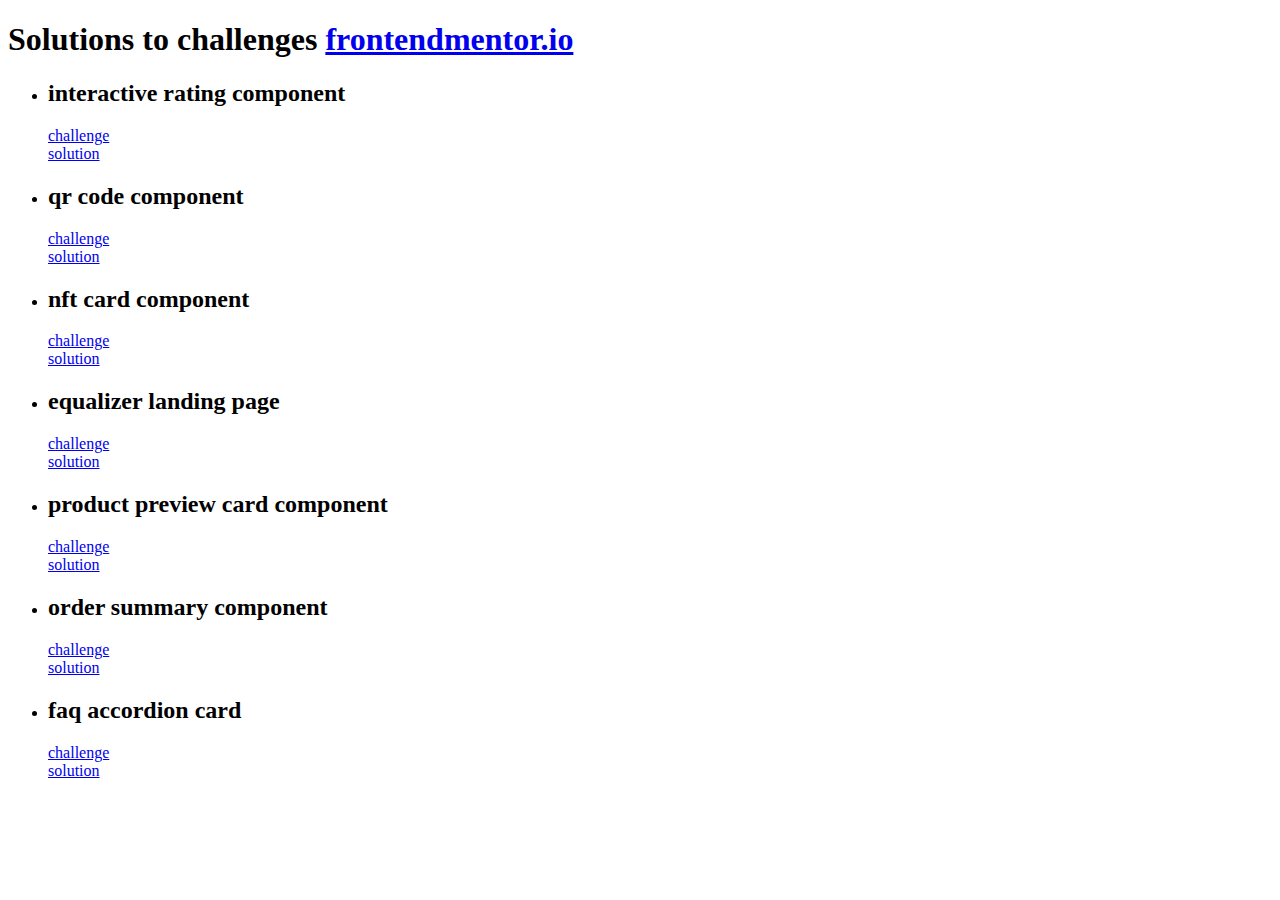
<file: index.html>
<!DOCTYPE html>
<html lang="en">
<head>
    <meta charset="UTF-8">
    <meta http-equiv="X-UA-Compatible" content="IE=edge">
    <meta name="viewport" content="width=device-width, initial-scale=1.0">
    <title>Solutions</title>
</head>
<body>
    <h1>Solutions to challenges <a href="https://frontendmentor.io">frontendmentor.io</a></h1>
    <ul>
        <li>
            <h2>interactive rating component</h2>
            <a href="https://www.frontendmentor.io/challenges/interactive-rating-component-koxpeBUmI">challenge</a>
            <br>
            <a href="./interactive_rating_component/index.html">solution</a>
        </li>
        <li>
            <h2>qr code component</h2>
            <a href="frontendmentor.io/challenges/qr-code-component-iux_sIO_H">challenge</a>
            <br>
            <a href="./qr_code_component/index.html">solution</a>
        </li>
        <li>
            <h2>nft card component</h2>
            <a href="frontendmentor.io/challenges/nft-preview-card-component-SbdUL_w0U">challenge</a>
            <br>
            <a href="./nft_preview_card_component/index.html">solution</a>
        </li>
        <li>
            <h2>equalizer landing page</h2>
            <a href="https://www.frontendmentor.io/challenges/equalizer-landing-page-7VJ4gp3DE">challenge</a>
            <br>
            <a href="./equalizer_landing_page/index.html">solution</a>
        </li>
        <li>
            <h2>product preview card component</h2>
            <a href="https://www.frontendmentor.io/challenges/product-preview-card-component-GO7UmttRfa">challenge</a>
            <br>
            <a href="./product_preview_card_component/index.html">solution</a>
        </li>
        <li>
            <h2>order summary component</h2>
            <a href="https://www.frontendmentor.io/challenges/order-summary-component-QlPmajDUj">challenge</a>
            <br>
            <a href="./order-summary-component-main/index.html">solution</a>
        </li>
        <li>
            <h2>faq accordion card</h2>
            <a href="https://www.frontendmentor.io/challenges/faq-accordion-card-XlyjD0Oam">challenge</a>
            <br>
            <a href="./faq-accordion-card-main/index.html">solution</a>
        </li>
    </ul>
</body>
</html>
</file>
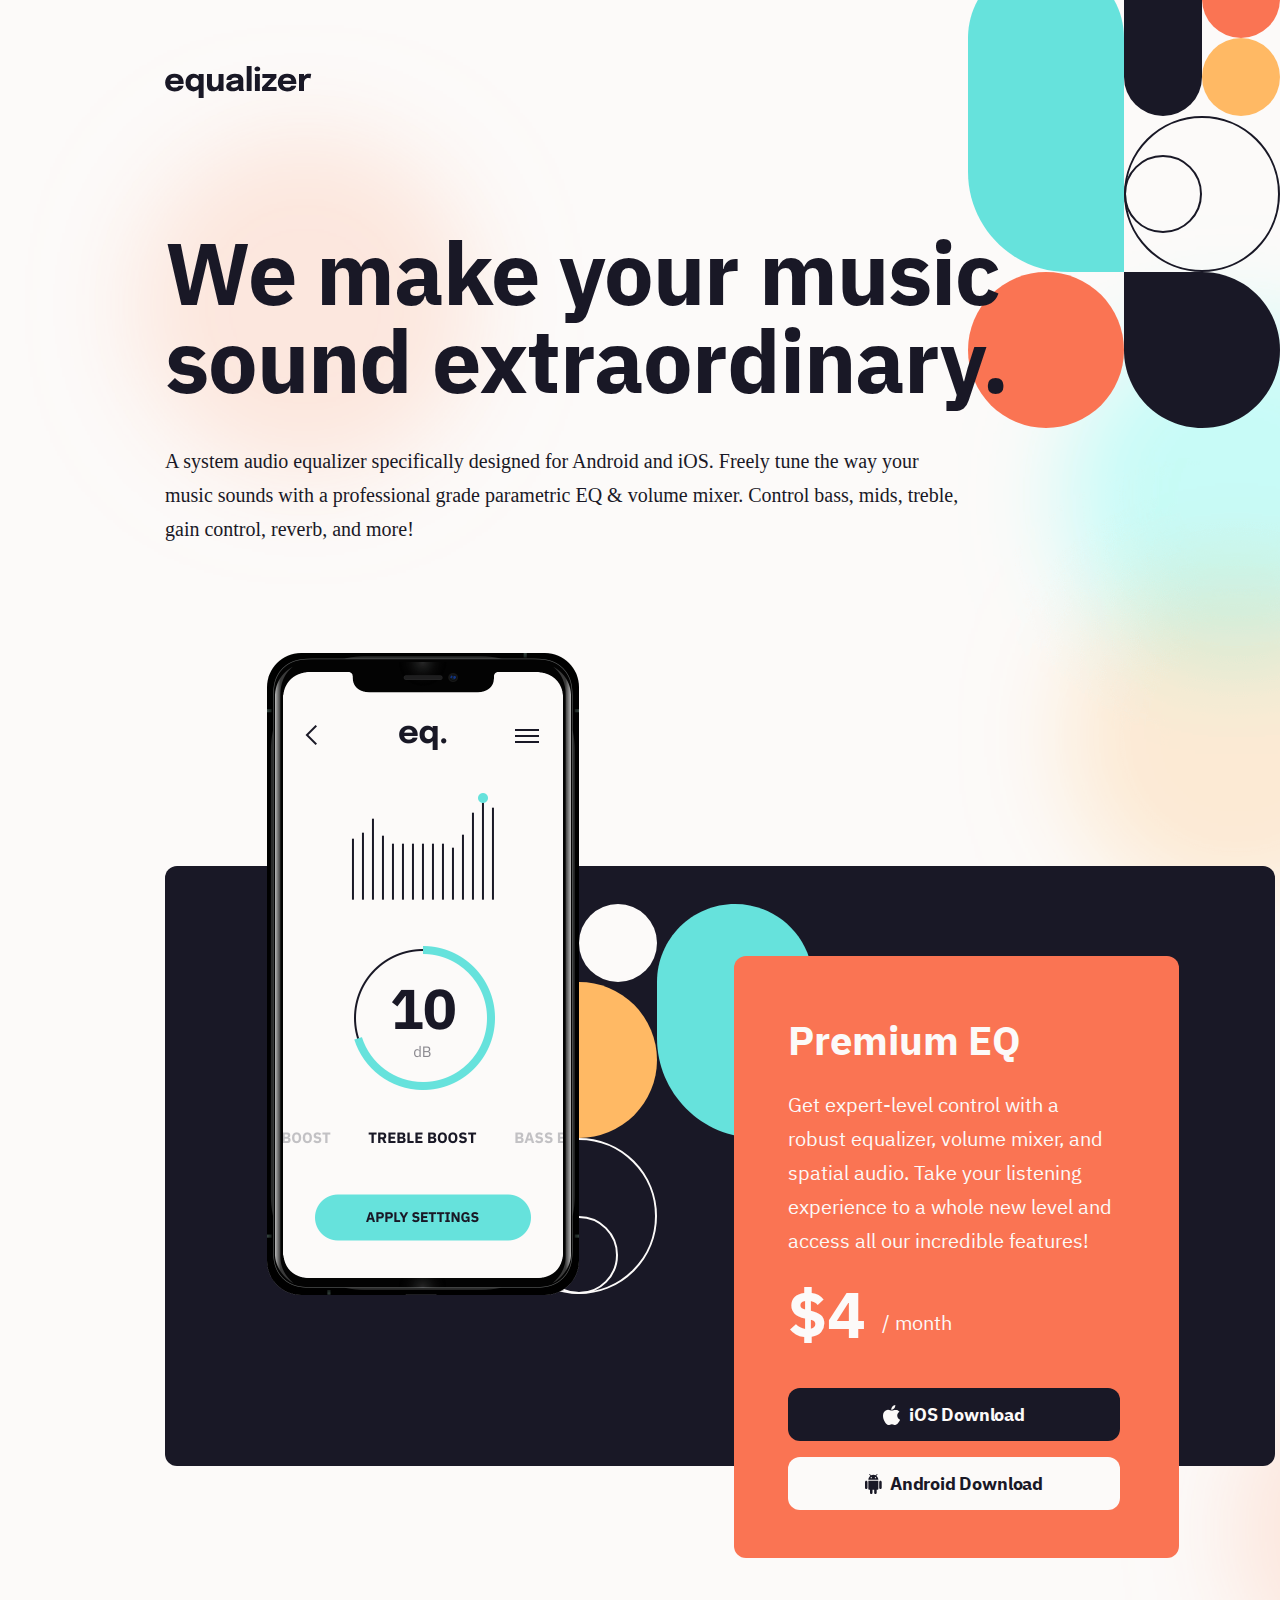
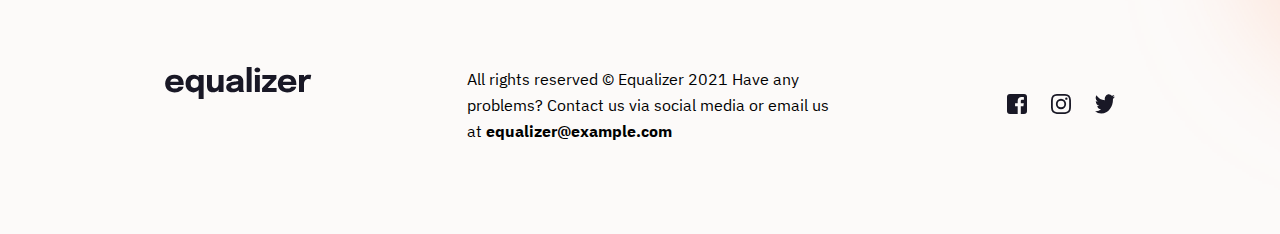
<file: equalizer_landing_page/index.html>
<!DOCTYPE html>
<html lang="en">
<head>
  <meta charset="UTF-8">
  <meta name="viewport" content="width=device-width, initial-scale=1.0">
  <link rel="icon" type="image/png" sizes="32x32" href="./assets/favicon-32x32.png">
  <link rel="stylesheet" href="reset.css">
  <link rel="stylesheet" href="styles.css">
  <title>Equalizer</title>
</head>
<body>

  <header class="header"><img src="./assets/logo.svg" alt="logo" class="logo"><img src="./assets/bg-pattern-1.svg" alt="pattern background" class="pattern-1"></header>

  <main class="main">
    <section class="info-section">
      <h1 class="title">We make your music sound extraordinary.</h1>
      <p class="further-details">
        A system audio equalizer specifically designed for Android and iOS. Freely tune the
        way your music sounds with a professional grade parametric EQ & volume mixer. Control
        bass, mids, treble, gain control, reverb, and more!
      </p>
    </section>
    <section class="download-section">
      <img src="./assets/illustration-app.png" alt="phone illustration" class="phone-illustration">
      <img src="./assets/bg-pattern-2.svg" alt="pattern 2" class="pattern-2">
      <div class="download-card">
        <h3 class="card-title">Premium EQ</h3>
        <p class="card-details">
          Get expert-level control with a robust equalizer, volume mixer, and spatial audio. Take
          your listening experience to a whole new level and access all our incredible features!
        </p>
        <p class="card-details price-details"><span class="card-price">$4</span> / month</p>
        <div class="download-buttons">
          <button class="card-button ios-button"><img src="./assets/icon-apple.svg" alt="apple"> <span class="button-text">iOS Download</span></button>
          <button class="card-button android-button"><img src="./assets/icon-android.svg" alt="android"> <span class="button-text">Android Download</span></button>
        </div>
      </div>
    </section>
  </main>

  <footer class="footer">
    <img src="./assets/logo.svg" alt="equalizer logo" class="logo">
    <p class="footer-details">
      All rights reserved © Equalizer 2021
      Have any problems? Contact us via social media or email us at <strong class="strong-email">equalizer@example.com</strong>
    </p>
    <div class="socials">
      <a href="https://4chan.org/g/catalog"><img src="./assets/icon-facebook.svg" alt="facebook"></a>
      <a href="https://4chan.org/a/catalog"><img src="./assets/icon-instagram.svg" alt="instagram"></a>
      <a href="https://4chan.org/biz/catalog"><img src="./assets/icon-twitter.svg" alt="twitter"></a>
    </div>
  </footer>

</body>
</html>
</file>
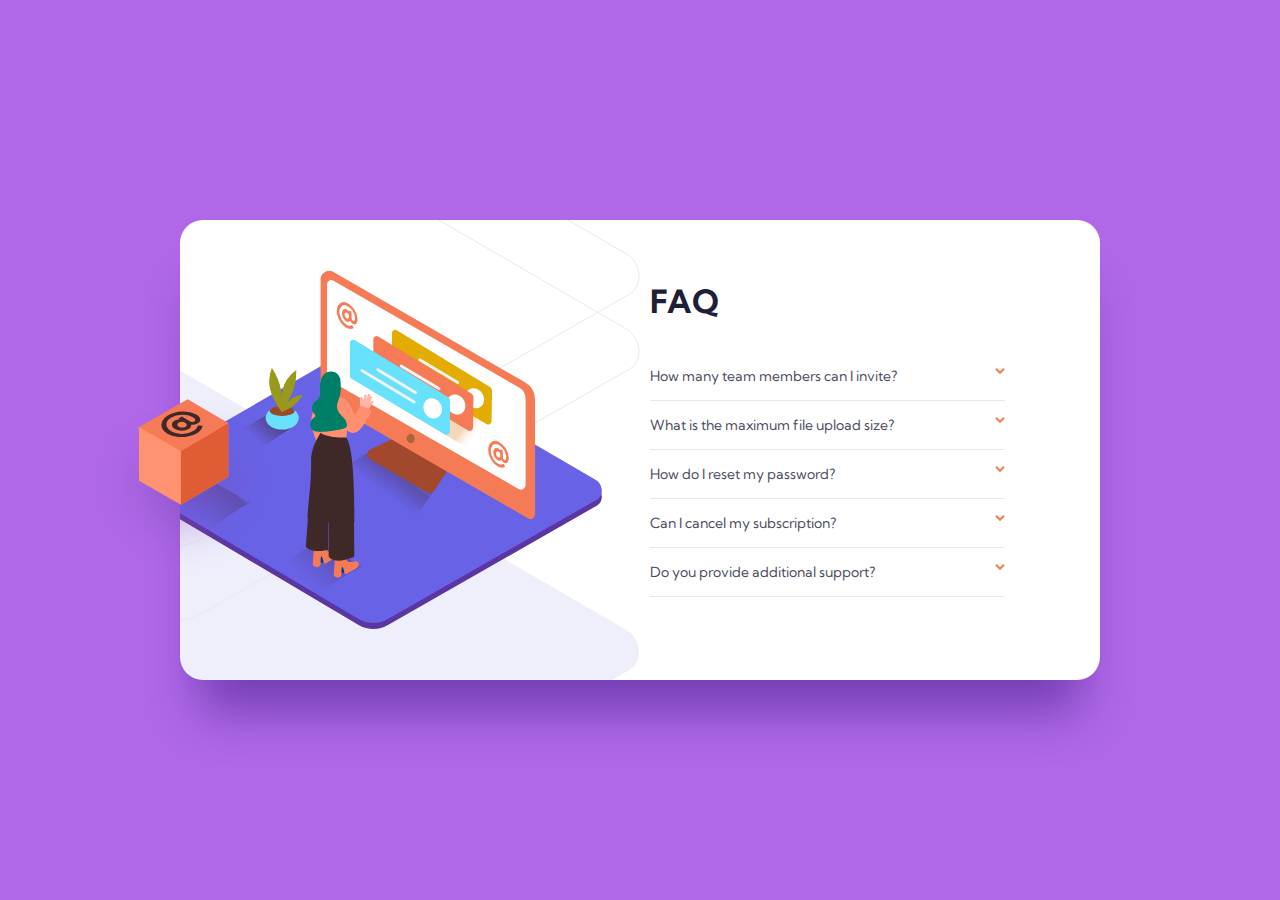
<file: faq-accordion-card-main/index.html>
<!DOCTYPE html>
<html lang="en">

<head>
  <meta charset="UTF-8">
  <meta name="viewport" content="width=device-width, initial-scale=1.0">
  <!-- displays site properly based on user's device -->

  <link rel="icon" type="image/png" sizes="32x32" href="./images/favicon-32x32.png">
  <link rel="stylesheet" href="reset.css">
  <link rel="stylesheet" href="styles.css">
  <link rel="stylesheet" href="expandible.css">
  <script src="./main.js" defer type="module"></script>
  <title>FAQ</title>
</head>

<body>
  <main>
    <div class="card">
      <img src="./images/illustration-box-desktop.svg" class="box-illustration" alt="box illustration">
      <div class="logos">
        <picture class="illustration">
          <source media="(max-width: 500px)" srcset="./images/illustration-woman-online-mobile.svg">
          <source media="(min-width: 501px)" srcset="./images/illustration-woman-online-desktop.svg">
          <img src="./images/illustration-woman-online-mobile.svg" alt="illustration">
        </picture>
      </div>
      <div class="content">
        <h1 class="faq">FAQ</h1>
        <div class="questions"></div>
      </div>
    </div>
  </main>
</body>

</html>
</file>
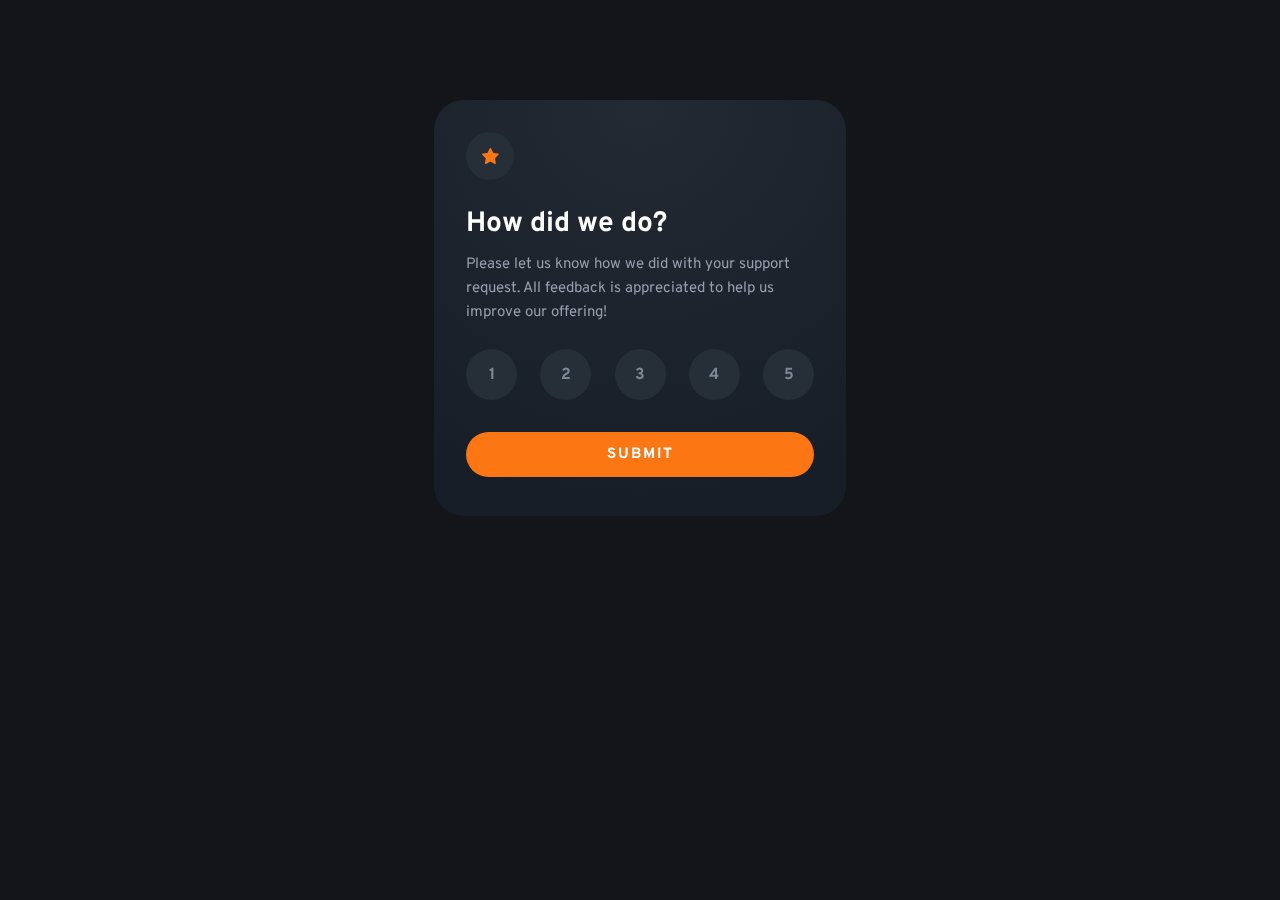
<file: interactive_rating_component/index.html>
<!DOCTYPE html>
<html lang="en">

<head>
  <!-- 
    no-internet.png : <a href="https://www.flaticon.com/free-icons/no-internet" title="no-internet icons">No-internet icons created by Freepik - Flaticon</a>
   -->
  <meta charset="UTF-8">
  <meta name="viewport" content="width=device-width, initial-scale=1.0">
  <link rel="icon" type="image/png" sizes="32x32" href="./images/favicon-32x32.png">
  <link rel="stylesheet" href="reset.css">
  <link rel="stylesheet" href="styles.css">
  <script src="main.js" defer></script>
  <title>Feedback</title>
</head> 

<body>
    <main class="stuff">
      <div class="card">
        <div class="card-guts">
          <div class="card-front">
            <form action="https://httpbin.org/post" class="rating-form">
              <div class="icon-wrapper"><img src="./images/icon-star.svg" alt="start icon"></div>
              <h2 class="card-title">How did we do?</h2>
              <p class="message">Please let us know how we did with your support request. All feedback is appreciated to help us improve
                our offering!</p>
              <fieldset class="ratings">
                <input type="radio" name="rating" aria-label="1" id="rating-1" required>
                <input type="radio" name="rating" aria-label="2" id="rating-2">
                <input type="radio" name="rating" aria-label="3" id="rating-3">
                <input type="radio" name="rating" aria-label="4" id="rating-4">
                <input type="radio" name="rating" aria-label="5" id="rating-5">
              </fieldset>
              <button class="submit-button card-button">Submit</button>
            </form>
          </div>
          <div class="card-back">
          </div>
        </div>
      </div>
    </main>
</body>

</html>
</file>
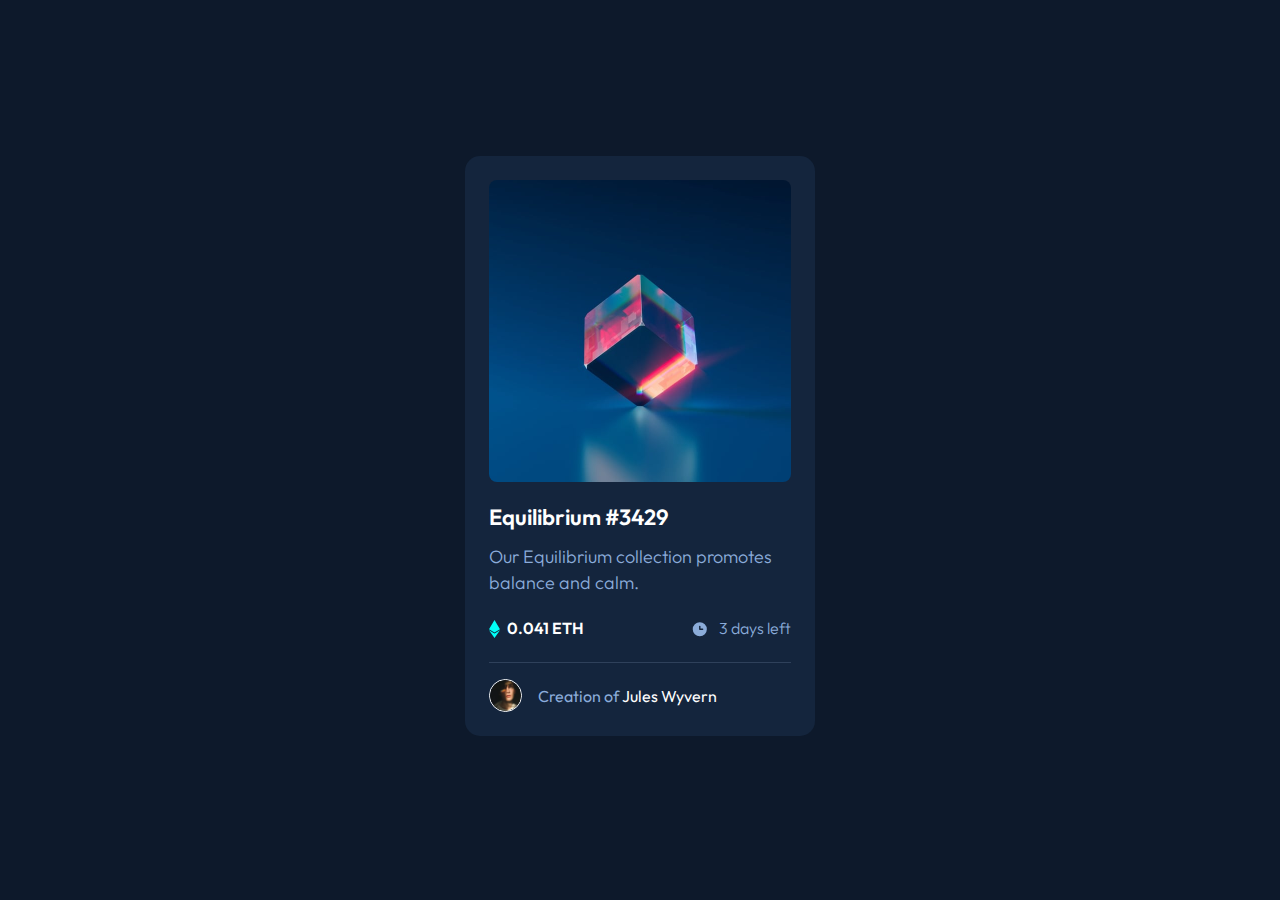
<file: nft_preview_card_component/index.html>
<!DOCTYPE html>
<html lang="en">

<head>
  <meta charset="UTF-8">
  <meta name="viewport" content="width=device-width, initial-scale=1.0">
  <link rel="icon" type="image/png" sizes="32x32" href="./images/favicon-32x32.png">
  <link rel="stylesheet" href="reset.css">
  <link rel="stylesheet" href="styles.css">
  <script src="main.js" defer></script>
  <title>NFTentor</title>
</head>

<body>
  <main>
    <div class="nft-card">
      <div class="image-section"><img src="./images/image-equilibrium.jpg" alt="nft image" class="nft-image"><span class="eye-of-god"><img src="./images/icon-view.svg" alt="eye of god"></span></div>
      <h2 class="card-title"><a href="https://4chan.org/g">Equilibrium #3429</a></h2>
      <p class="description">Our Equilibrium collection promotes balance and calm.</p>
      <div class="info">
        <div class="price-info sub-info">
          <img src="./images/icon-ethereum.svg" alt="eth" class="eth-logo">
          <p class="price">0.041 ETH</p>
        </div>
        <div class="time-left-info sub-info ">
          <img src="./images/icon-clock.svg" alt="time left" class="time-icon">
          <p class="time-left">3 days left</p>
        </div>
      </div>
      <span class="break"></span>
      <div class="creator-info">
        <img src="./images/image-avatar.png" alt="profile pic" class="profile-pic">
        <p class="creator">Creation of <a href="https://4chan.org/g" class="creator-name">Jules Wyvern</a></p>
      </div>
    </div>
  </main>
  <section>
    <div class="full-image hidden">
      <button class="close"></button>
      <img src="./images/image-equilibrium.jpg" alt="image">
    </div>
  </section>
</body>

</html>
</file>
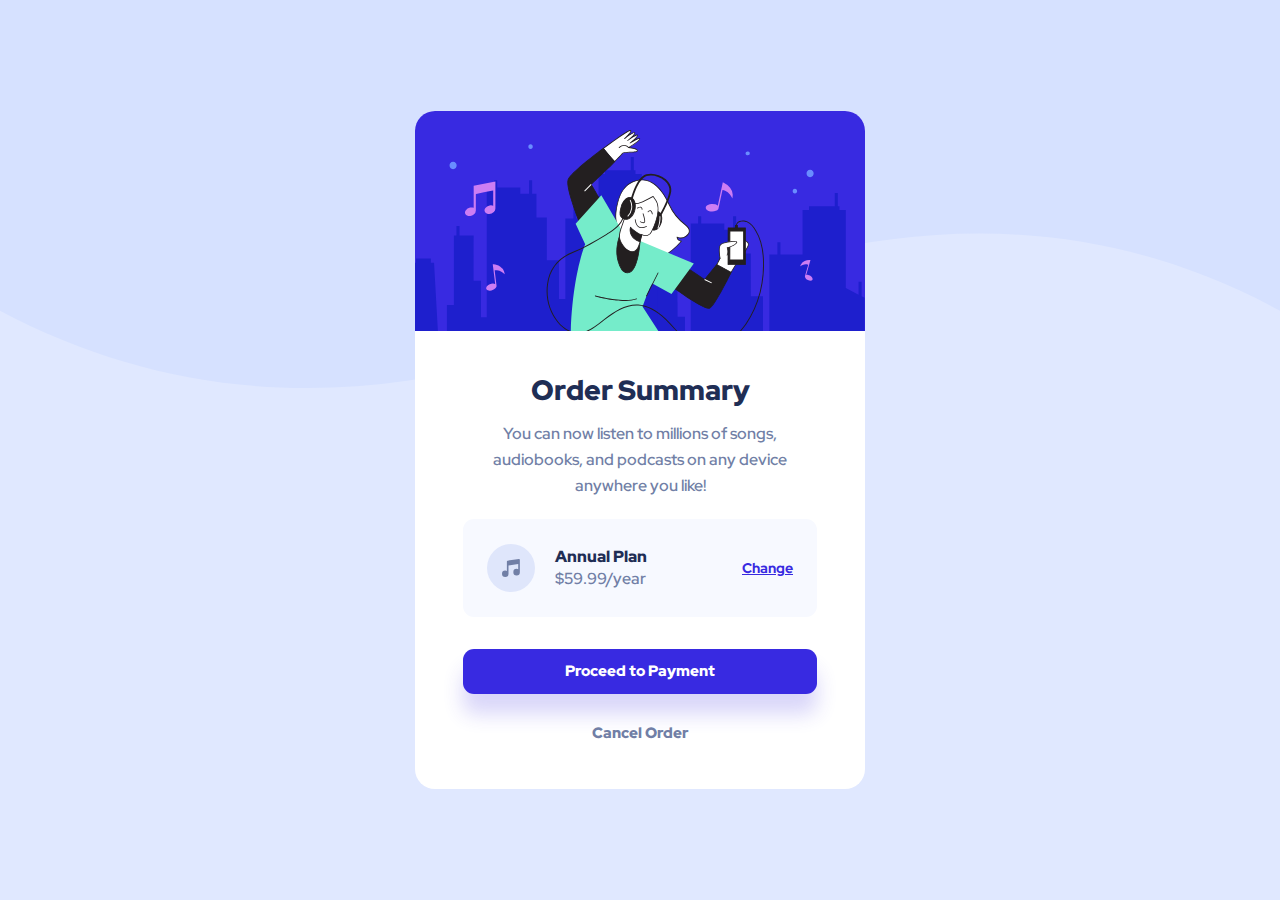
<file: order-summary-component-main/index.html>
<!DOCTYPE html>
<html lang="en">
<head>
  <meta charset="UTF-8">
  <meta name="viewport" content="width=device-width, initial-scale=1.0">
  <link rel="icon" type="image/png" sizes="32x32" href="./images/favicon-32x32.png">
  <link rel="stylesheet" href="reset.css">
  <link rel="stylesheet" href="styles.css">
  <title>Order summary</title>
</head>
<body>

  <div class="card">
    <img src="./images/illustration-hero.svg" alt="hero" class="hero-image">
    <div class="card-content">
      <h1 class="summary">Order Summary</h1>
      <p class="description">
        You can now listen to millions of songs, audiobooks, and podcasts on any
        device anywhere you like!
      </p>
      <div class="plan">
        <div class="left">
          <img src="./images/icon-music.svg" alt="music icon">
          <div class="price-point">
            <p class="title">Annual Plan</p>
            <p class="price">$59.99/year</p>
          </div>
        </div>
        <a href="https://4chan.org/g/" class="link">Change</a>
      </div>
      <a href="https://google.com" class="proceed">Proceed to Payment</a>
      <a href="https://old.reddit.com" class="cancel">Cancel Order</a>
    </div>
  </div>
</body>
</html>
</file>
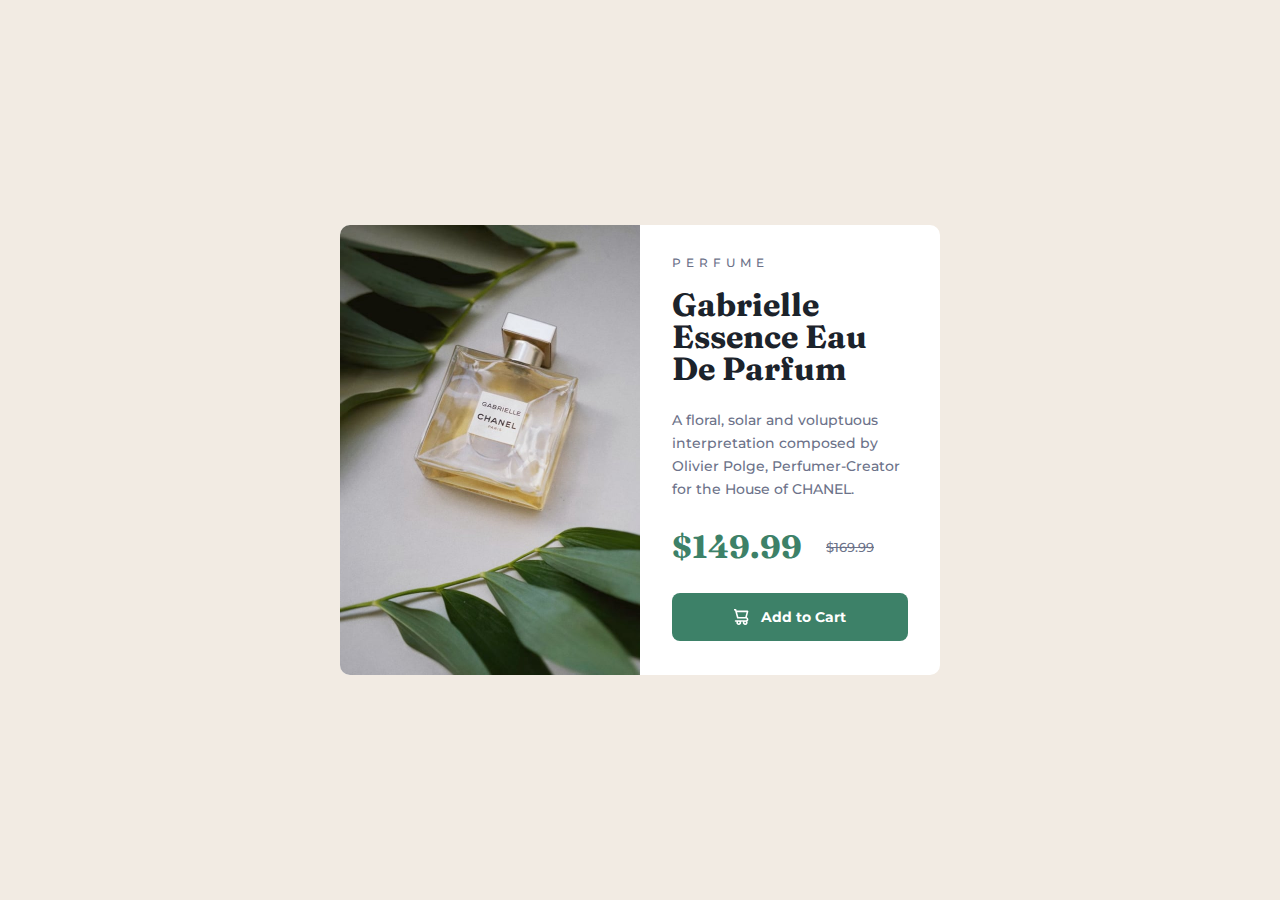
<file: product_preview_card_component/index.html>
<!DOCTYPE html>
<html lang="en">
<head>
  <meta charset="UTF-8">
  <meta name="viewport" content="width=device-width, initial-scale=1.0">
  <link rel="icon" type="image/png" sizes="32x32" href="./images/favicon-32x32.png">
  <link rel="stylesheet" href="reset.css">
  <link rel="stylesheet" href="styles.css">
  <title>Gabrielle | Dropout</title>
</head>
<body>

  <div class="card">
    <img srcset="./images/image-product-desktop.jpg 600w,
    ./images/image-product-mobile.jpg 686w"
    sizes="(max-width: 600px) 686px, 600px"
    src="./images/image-product-mobile.jpg"
    alt="product image" 
    class="card-image">
    <div class="card-info">
      <p class="vapor-title">Perfume</p>
      <h1>Gabrielle Essence Eau De Parfum</h1>
      <p class="description">  A floral, solar and voluptuous interpretation composed by Olivier Polge, Perfumer-Creator for the House of CHANEL.</p>
      <div class="price">
        <p class="deal">$149.99</p>
        <p class="original">$169.99</p>
      </div>
      <button class="add-to-cart">
        <img src="./images/icon-cart.svg" alt="cart icon">
        <p>Add to Cart</p>
      </button>
    </div>
  </div>
</body>
</html>
</file>
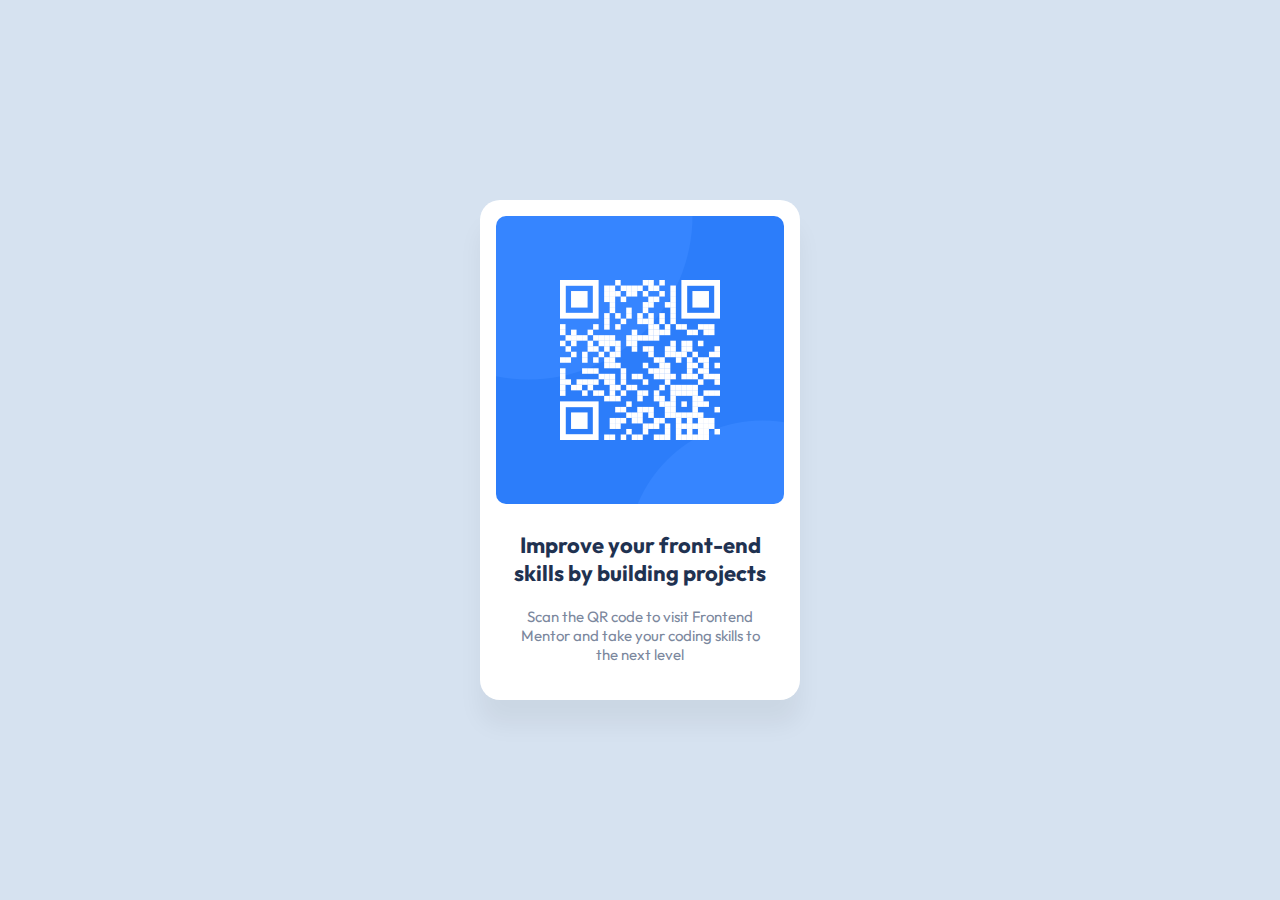
<file: qr_code_component/index.html>
<!DOCTYPE html>
<html lang="en">
<head>
  <meta charset="UTF-8">
  <meta name="viewport" content="width=device-width, initial-scale=1.0">
  <link rel="icon" type="image/png" sizes="32x32" href="./images/favicon-32x32.png">
  <link rel="stylesheet" href="reset.css">
  <link rel="stylesheet" href="styles.css">
  <title>QRC</title>
</head>
<body>
  <div class="component">
    <img src="./images/image-qr-code.png" alt="qr code">
    <h1 class="header">Improve your front-end skills by building projects</h1>
    <p class="description">Scan the QR code to visit Frontend Mentor and take your coding skills to the next level</p>
  </div>
</body>
</html>
</file>
<file: equalizer_landing_page/styles.css>
*,
*::before,
*::after {
    margin: 0;
    padding: 0;
    box-sizing: border-box;
}

:root {
    --white: #FCFAF9;
    --black: #191826;
    --orange: #FA7453;
    --green: #66E2DC;
    --yellow: #FFB964;
}

@font-face {
    font-family: plex;
    src: url("./assets/fonts/IBMPlexSans-Regular.ttf");
}

@font-face {
    font-family: plex-bold;
    src: url("./assets/fonts/IBMPlexSans-Bold.ttf");
}

body {
    background-color: var(--white);
    position: relative;
    background-image: url("./assets/bg-main-desktop.png");
    /* background-position: -150px -150px; */
    background-repeat: no-repeat;
    background-size: cover;
    padding: 65px 165px 90px 165px;
}

.header {
    margin-bottom: 127px;
}

.header .pattern-1 {
    position: absolute;
    top: -40px;
    right: 0;
    z-index: -1;
}

.main .info-section {
    width: 1000px;
    margin-bottom: 110px;
}

.main .info-section .title {
    color: var(--black);
    font-size: 88px;
    font-family: plex-bold;
    line-height: 88px;
    letter-spacing: -1px;
    margin-bottom: 40px;
}

.main .info-section .further-details {
    color: var(--black);
    font-size: 20px;
    line-height: 34px;
    width: 80%;
    margin-bottom: 320px;
}

.download-section {
    background: var(--black);
    width: 1110px;
    height: 600px;
    border-radius: 12px;
    position: relative;
    margin-bottom: 200px;
}

.download-section .pattern-2 {
    position: absolute;
    top: -40px;
    left: 336px;
}

.download-section .download-card {
    background: var(--orange);
    border-radius: 12px;
    width: 445px;
    padding: 58px 59px 48px 54px;
    position: absolute;
    top: 90px;
    left: 569px;
    z-index: 2;
}

.download-section .download-card .card-title {
    color: var(--white);
    font-size: 40px;
    font-family: plex-bold;
    line-height: 52px;
    margin-bottom: 22px;
}

.download-section .download-card .card-details {
    color: var(--white);
    font-size: 20px;
    font-family: plex;
    line-height: 34px;
    margin-bottom: 39px;
}

.download-section .download-card .price-details {
    width: 165px;
    height: 52px;
    display: flex;
    align-items: center;
}

.download-section .download-card .card-price {
    font-size: 65px;
    font-family: plex-bold;
    margin-right: 16px;
    margin-bottom: 46px;
    align-self: flex-start;
}

.download-section .download-card .download-buttons {
    display: flex;
    flex-direction: column;
    gap: 16px;
}

.download-section .download-buttons .card-button {
    padding: 15px;
    border-radius: 12px;
    border: none;
    font-size: 18px;
    font-family: plex-bold;
    letter-spacing: -.18px;
    text-align: center;
    display: flex;
    align-items: center;
    justify-content: center;
    gap: 8px;
    transition: background-color .33s;
}

.download-buttons .card-button .button-text {
    width: max-content
}

.download-buttons .ios-button {
    background: var(--black);
    color: var(--white);
}

.download-buttons .ios-button:hover {
    background: var(--green);
}

.download-buttons .android-button {
    background: var(--white);
    color: var(--black);
}

.download-buttons .android-button:hover {
    background: var(--yellow);
}

.download-section .phone-illustration {
    width: 312px;
    position: absolute;
    bottom: 171px;
    left: 102px;
    z-index: 2;
}

.footer {
    display: flex;
    justify-content: space-between;
    align-items: center;
}

.footer .logo {
    align-self: start;
}

.footer .socials a {
    margin-left: 20px;
    transition: filter .15s;
}

.footer .socials a img {
    width: 20px;
    height: 20px;
    border-radius: 3px;
}

.footer .socials a:hover {
    filter: invert(55%) sepia(10%) saturate(3097%) hue-rotate(323deg) brightness(101%) contrast(96%);
}

.footer .footer-details {
    width: 365px;
    font-size: 16px;
    font-family: plex;
    line-height: 26px;
}

.footer .footer-details .strong-email {
    font-family: plex-bold;
}

@media screen and (max-width: 1000px) {
    body {
        padding: 60px;
        background-image: url("./assets/bg-main-tablet.png");        
    }

    .header .pattern-1 {
        width: 265px;
    }

    .main {
        display: flex;
        flex-direction: column;
        align-items: center;
    }

    .main .info-section {
        width: 520px;
        margin-bottom: 250px;
    }

    .main .info-section .title {
        font-size: 64px;
        line-height: 64px;
    }

    .main .info-section .further-details {
        font-size: 18px;
        line-height: 28px;
        margin-bottom: 0;
    }

    .main .download-section {
        position: relative;
        width: 695px;
        height: 600px;
        margin-bottom: 185px;
    }

    .main .download-section .phone-illustration {
        width: 270px;
        bottom: 182px;
        left: 64px;
    }

    .download-section .download-card {
        width: 400px;
        padding: 48px;
        top: 150px;
        left: 240px;
    }

    .download-section .download-card .card-title {
        font-size: 32px;
        line-height: 40px;
    }

    .download-section .download-card .card-details {
        font-size: 18px;
        line-height: 28px;
    }

    .download-section .pattern-2 {
        top: -50px;
        left: 230px;
    }

    .download-buttons .android-button:hover {
        background: var(--white);
        color: var(--black);
    }

    .download-buttons .android-button:active {
        background: var(--yellow);
    }

    .download-buttons .ios-button:hover {
        background: var(--black);
        color: var(--white);
    }

    .download-buttons .ios-button:active {
        background: var(--green);
    }

    .footer {
        display: flex;
        flex-direction: column;
        align-items: flex-start;
        gap: 32px;
        position: relative;
    }

    .footer .socials {
        position: absolute;
        right: 0;
        bottom: 30px;
    }
}

@media screen and (max-width: 700px) {
    body {
        background: url("./assets/bg-main-mobile.png");
        padding: 0;
        display: flex;
        flex-direction: column;
        align-items: center;
    }

    .header {
        margin: 24px;
        margin-bottom: 65px;
        align-self: flex-start;
    }
    
    .header .pattern-1 {
        display: none;
    }

    .main .info-section {
        width: fit-content;
        margin: 24px;
        margin-bottom: 165px;
    }

    .main .info-section .title {
        font-size: 40px;
        line-height: 48px;
        margin-bottom: 20px;
    }

    .main .info-section .further-details {
        font-size: 16px;
        line-height: 26px;
    }

    .main .info-section .further-details {
        width: 100%;
    }

    .main .download-section {
        width: 100%;
        display: flex;
        flex-direction: column;
        align-items: center;
        margin-bottom: 350px;
    }

    .main .download-section .phone-illustration {
        width: 200px;
        position: relative;
        top: -100px;
        left: 0;
    }

    .main .download-card {
        width: 100%;
        position: relative;
        top: -40px;
        left: 0;
        padding: 48px 37px;
    }

    .main .download-section .pattern-2 {
        top: 0;
        left: 48px;
        width: calc(.75 * 100vw);   
    }

    .footer .socials {
        position: static;
    }

    .footer .footer-details {
        width: fit-content;
        margin-bottom: 32px;
    }

    .footer {
        margin: 24px 24px 80px 24px;
    }
}
</file>
<file: faq-accordion-card-main/styles.css>
*, *::before, *::after {
    margin: 0;
    padding: 0;
    box-sizing: border-box;
}

:root {
    --body-bg: #B068E9;
    --black: #1E1F36;
    --gray: #4B4C5F;
    --medium-gray: #787887;
    --light-gray: #E8E8EA;
    --orange: #F47B56;
}

@font-face {
    font-family: kum;
    src: url("./fonts/KumbhSans-Regular.ttf");
}

@font-face {
    font-family: kum-bold;
    src: url("./fonts/KumbhSans-Bold.ttf");
}

body {
    background: var(--body-bg);
    display: grid;
    place-items: center;
    min-height: 100vh;
}

.card {
    background: white;
    width: 920px;
    display: flex;
    border-radius: 23px;
    position: relative;
    box-shadow: 0px 50px 50px -20px rgba(53, 18, 122, 0.497159);
}

.card .content {
    width: 50%;
    padding: 65px 95px 83px 10px;
}

.card .faq {
    color: var(--black);
    font-family: kum-bold;
    font-size: 32px;
    margin-bottom: 35px;
}

.card .question {
    padding: 16px 0;
    border-bottom: 1px solid var(--light-gray);
}

.card .question .expandible-sup {
    display: flex;
    justify-content: space-between;
}

.card .question label {
    color: var(--gray);
    font-family: kum;
    font-size: 14px;
    transition: color .33s;
    cursor: pointer;
}

.card .question label:hover:not(.active) {
    color: var(--orange);
}

.card .question label.active {
    font-family: kum-bold;
}

.card .question .expandible-content {
    color: var(--medium-gray);
    font-family: kum;
    font-size: 12px;
    line-height: 18px;
    padding-top: 11px;
}

.card .expandible-toggle {
    appearance: none;
    width: 10px;
    height: 6px;
    background-image: url("./images/icon-arrow-down.svg");
    background-size: cover;
    transition: transform .33s;
    cursor: pointer;
}

.card .expandible-toggle:checked {
    transform: rotate(-180deg);
}

.card .logos {
    background-image: url("./images/bg-pattern-desktop.svg");
    background-position: 100%;
    background-repeat: no-repeat;
    width: 50%;
    position: relative;
    overflow: hidden;
}

.card .box-illustration {
    position: absolute;
    top: calc(50% - 53px);
    left: -92px;
    z-index: 1;
}

.card .logos .illustration {
    position: absolute;
    left: -50px;
    top: 50px;
}

@media screen and (max-width: 900px) {
    .card {
        width: 600px;
    }

    .card .content {
        padding: 50px;
    }

    .card .logos .illustration {
        top: 100px;
        left: -175px;
    }
}

@media screen and (max-width: 500px) {
    .card {
        margin-top: 150px;
        margin-bottom: 85px;
        width: 327px;
        flex-direction: column;
        box-shadow: 0px 50px 50px -20px rgba(53, 18, 122, 0.497159);
    }

    .card .content {
        width: 100%;
        padding: 20px 24px 48px 24px;
    }    

    .card .box-illustration {
        display: none;
    }

    .card .faq {
        text-align: center;
    }

    .card .logos {
        overflow: visible;
    }

    .card .logos .illustration {
        top: -110px;
        left: calc(50% - 237px / 2);
        width: 237px;
        z-index: 10;
    }

    .card .logos {
        background-image: url("./images/bg-pattern-mobile.svg");
        background-position: center;
        height: 132px;
        width: 100%;
    }
}
</file>
<file: faq-accordion-card-main/expandible.css>
.expandible-inf {
    position: relative;
    height: 0;
    transition: height .33s;
    overflow: hidden;
}

.expandible-content {
    /* padding: 20px; */
    width: 100%;
    position: absolute;
    top: 0;
    left: 0;
    transition: top .33s;
}
</file>
<file: interactive_rating_component/styles.css>
*,
*::before,
*::after {
    margin: 0;
    padding: 0;
    box-sizing: border-box;
}

@font-face {
    font-family: overpass;
    src: url("./fonts/Overpass-Regular.ttf");
}

@font-face {
    font-family: overpass-bold;
    src: url("./fonts/Overpass-Bold.ttf");
}

:root {
    --very-dark-blue: #131518;
    --dark-blue: #262E38;
    --medium-gray: #7C8798;
    --light-gray: #969FAD;
    --orange: #FC7614;
    --white: #fff;
    --green: #24D833;
    --gradient: radial-gradient(98.96% 98.96% at 50% 0%, #232A34 0%, #181E27 100%);
}

body {
    background: var(--very-dark-blue);
}

.stuff {
    margin: 100px auto;
    width: fit-content;
}

.card {
    background-color: transparent;
    width: 412px;
    height: 416px;
    perspective: 1000px;
}

.card .card-button {
    font-size: 15px;
    font-family: overpass-bold;
    text-transform: uppercase;
    letter-spacing: 2px;
    margin-top: 32px;
    width: 100%;
    height: 45px;
    border-radius: 1000px;
    border: none;
    transition: background-color .33s, color .33s;
}

.card-guts {
    position: relative;
    width: 100%;
    height: 100%;
    transition: transform .66s;
    transform-style: preserve-3d;
}

.card-guts.flipped {
    transform: rotateY(540deg);
}

.card-front,
.card-back {
    background: var(--gradient);
    position: absolute;
    width: 100%;
    height: 100%;
    backface-visibility: hidden;
    border-radius: 30px;
    padding: 32px;
}

.card-front .icon-wrapper {
    background: var(--dark-blue);
    display: grid;
    place-items: center;
    border-radius: 50%;
    margin-bottom: 30px;
    width: 48px;
    height: 48px;

}

.card .card-title {
    color: var(--white);
    font-family: overpass-bold;
    font-size: 28px;
}

.card .message {
    color: var(--light-gray);
    font-family: overpass;
    font-size: 15px;
    line-height: 24px;
    margin-top: 15px;
}

.card .ratings {
    margin-top: 24px;
    display: flex;
    justify-content: space-between;
}

.card .ratings input[type="radio"] {
    appearance: none;
    width: 51px;
    height: 51px;
    border-radius: 50%;
    display: grid;
    place-items: center;
    background: var(--dark-blue);
}

.card .ratings input[type="radio"] {
    color: var(--medium-gray);
    font-family: overpass-bold;
    font-size: 16px;
    display: grid;
    place-items: center;
    transition: background-color .33s, color .33s;
}

.card .ratings input[type="radio"]:hover {
    background: var(--medium-gray);
    color: var(--white);
}

.card .ratings input[type="radio"]:checked {
    background: var(--orange);
    color: var(--white);
}

.card .ratings #rating-1::after {
    content: '1';
}

.card .ratings #rating-2::after {
    content: '2';
}

.card .ratings #rating-3::after {
    content: '3';
}

.card .ratings #rating-4::after {
    content: '4';
}

.card .ratings #rating-5::after {
    content: '5';
}

.card-front .submit-button {
    background: var(--orange);
    color: var(--white);
}

.card-front .submit-button:hover {
    background: var(--white);
    color: var(--orange);
}

.card-back {
    transform: rotateY(540deg);
    text-align: center;
    display: flex;
    flex-direction: column;
    align-items: center;
}

.card-back .rating-feedback {
    background: var(--dark-blue);
    color: var(--orange);
    font-family: overpass;
    border-radius: 100px;
    margin: 32px;
    width: 193px;
    height: 32px;
    display: grid;
    place-items: center;
}

.card-back .no-internet-image {
    width: 150px;
    margin-bottom: 32px;
}

.card-back .try-again-button {
    background: var(--green);
    color: var(--white);
}

.card-back .try-again-button:hover {
    background: var(--white);
    color: var(--green);
}

@media screen and (max-width: 480px) {
    .card {
        width: 330px;
    }

    .card .ratings input[type="radio"] {
        width: 42px;
        height: 42px;
        font-size: 14px;
    }   

    .card-back .no-internet-image {
        width: 100px;
    }
}
</file>
<file: nft_preview_card_component/styles.css>
*,
*::before,
*::after {
    margin: 0;
    padding: 0;
    box-sizing: border-box;
}

:root {
    --body-bg: hsl(217, 54%, 11%);
    --very-bg: rgb(13, 25, 43, .5);
    --card-bg: hsl(216, 50%, 16%);
    --line-stroke: hsl(215, 32%, 27%);
    --soft-blue: hsl(215, 51%, 70%);
}

@font-face {
    font-family: outfit-light;
    src: url("./fonts/Outfit-Light.ttf");
}

@font-face {
    font-family: outfit;
    src: url("./fonts/Outfit-Regular.ttf");
}

@font-face {
    font-family: outfit-bold;
    src: url("./fonts/Outfit-SemiBold.ttf");
}

body {
    display: grid;
    place-items: center;
    background: var(--body-bg);
    min-height: 100vh;
    position: relative;
}

.nft-card {
    margin: 152px auto;
    background: var(--card-bg);
    width: 350px;
    padding: 24px;
    border-radius: 15px;
    display: flex;
    flex-direction: column;
}

.nft-card .nft-image {
    width: 302px;
    border-radius: 8px;
    align-self: center;
}

.nft-card .image-section {
    position: relative;
    width: 302px;
    height: 302px;
    margin-bottom: 24px;
    border-radius: 8px;
}

.nft-card .eye-of-god {
    background: rgb(0, 255, 255, .5);
    position: absolute;
    top: 0;
    left: 0;
    width: 100%;
    height: 100%;
    border-radius: 8px;
    display: grid;
    place-items: center;
    opacity: 0;
    transition: opacity .33s;
}

.nft-card .eye-of-god:hover {
    opacity: 1;
}

.nft-card .card-title a {
    display: block;
    color: white;
    font-family: outfit-bold;
    font-size: 22px;
    margin-bottom: 16px;
    text-decoration: none;
}

.nft-card .card-title a:hover {
    color: cyan;
}

.nft-card .description {
    color: var(--soft-blue);
    font-family: outfit-light;
    font-size: 18px;
    line-height: 26px;
    margin-bottom: 24px;
}

.nft-card .info {
    display: flex;
    justify-content: space-between;
    margin-bottom: 24px;
}

.nft-card .sub-info {
    display: flex;
    justify-content: space-between;
}

.nft-card .price-info {
    color: white;
    width: 95px;
    font-size: 16px;
    font-family: outfit-bold;
}

.nft-card .time-left-info {
    color: var(--soft-blue);
    width: 100px;
    font-size: 16px;
    font-family: outfit-light;
}

.nft-card .break {
    width: 100%;
    border-bottom: 1px solid var(--line-stroke);
    margin-bottom: 16px;
}

.nft-card .creator-info {
    display: flex;
    align-items: center;
}

.nft-card .creator-info .profile-pic {
    width: 33px;
    height: 33px;
    border: 1px solid white;
    border-radius: 50%;
    margin-right: 16px;
}

.nft-card .creator {
    color: var(--soft-blue);
    font-family: outfit;
    font-size: 16px;
}

.nft-card .creator-name {
    color: white;
    text-decoration: none;
}

.nft-card .creator-name:hover {
    color: cyan;
}

.full-image {
    background: var(--very-bg);
    position: absolute;
    left: 0;
    width: 100%;
    height: 100%;
    display: grid;
    place-items: center;
    transition: top 1s;
}

.full-image.hidden {
    top: -100%;
}

.full-image.shown {
    top: 0;
}

.full-image .close {
    background-color: transparent;
    background-image: url("./images/close-circle.svg");
    background-size: cover;
    position: absolute;
    border: none;
    top: 20px;
    right: 20px;
    width: 30px;
    height: 30px;
    filter: invert(100%);
    transition: filter .33s;
}

.full-image .close:hover {
    filter: invert(85%);
}

.full-image img {
    border-radius: 10px;
}

@media screen and (max-width: 625px) {
    .full-image img {
        width: 90%;
        height: auto;
    }   

    .nft-card {
        width: 330px;
    }

    .nft-card .nft-image {
        width: 280px;
    }

    .nft-card .eye-of-god:hover {
        opacity: 0;
    }

    .nft-card .eye-of-god:active {
        opacity: 1;
    }
}
</file>
<file: order-summary-component-main/styles.css>
*,
*::before,
*::after {
    margin: 0;
    padding: 0;
    box-sizing: border-box;
}

:root {
    --body-bg: #E0E8FF;
    --light-gray: #F7F9FF;
    --light-blue: rgba(56, 42, 225, 0.190291);
    --medium-blue: #766CF1;
    --black: #1F2E55;
    --gray: #717FA6;
    --blue: #382AE1;
}

@font-face {
    font-family: hat-medium;
    src: url("./fonts/RedHatDisplay-Medium.ttf");
}

@font-face {
    font-family: hat-bold;
    src: url("./fonts/RedHatDisplay-Bold.ttf");
}

@font-face {
    font-family: hat-black;
    src: url("./fonts/RedHatDisplay-Black.ttf");
}

body {
    background-color: var(--body-bg);
    background-image: url("./images/pattern-background-desktop.svg");
    background-size: contain;
    background-repeat: no-repeat;
    display: grid;
    place-items: center;
    min-height: 100vh;
}

.card {
    background: white;
    width: 450px;
    border-radius: 20px;
    display: flex;
    flex-direction: column;
}

.card .hero-image {
    border-top-left-radius: 20px;
    border-top-right-radius: 20px;
    margin-bottom: 45px;
}

.card .card-content {
    margin: 0 48px 48px 48px;
}

.card-content {
    display: flex;
    flex-direction: column;
    align-items: center;
}

.card-content .summary {
    color: var(--black);
    font-family: hat-black;
    font-size: 28px;
    margin-bottom: 17px;
}

.card-content .description {
    color: var(--gray);
    font-family: hat-medium;
    font-size: 16px;
    line-height: 26px;
    text-align: center;
    margin-bottom: 20px;
}

.card-content .plan {
    background: var(--light-gray);
    display: flex;
    justify-content: space-between;
    align-items: center;
    padding: 25px 24px;
    border-radius: 11px;
    width: 100%;
    margin-bottom: 32px;
}

.card-content .plan .left {
    display: flex;
    align-items: center;
    gap: 20px;
}

.card-content .plan .price-point .title {
    color: var(--black);
    font-family: hat-black;
    font-size: 16px;
    margin-bottom: 6px;
}

.card-content .plan .price-point .price {
    color: var(--gray);
    font-family: hat-medium;
    font-size: 16px;
}

.card-content .plan a {
    color: var(--blue);
    font-family: hat-bold;
    font-size: 14px;
    transition: color .33s;
}

.card .proceed {
    background: var(--blue);
    color: white;
    font-family: hat-black;
    text-decoration: none;
    font-size: 15px;
    width: 100%;
    text-align: center;
    padding: 15px;
    border-radius: 11px;
    margin-bottom: 32px;
    box-shadow: 0 20px 20px var(--light-blue);
    transition: background-color .33s;
}

.card .cancel {
    color: var(--gray);
    font-family: hat-black;
    font-size: 15px;
    text-decoration: none;
    transition: color .33s;
}

.card-content .plan a:hover {
    color: var(--medium-blue);
    text-decoration: none;
}

.card .proceed:hover {
    background: var(--medium-blue);
}

.card .cancel:hover {
    color: var(--black);
}


@media screen and (max-width: 500px) {
    .card {
        width: 327px;
        margin: 70px auto;
    }

    .card .hero-image {
        margin-bottom: 32px;
    }

    .card .card-content {
        margin: 0;
    }

    .card .summary {
        font-size: 22px;
        margin: 0;
    }

    .card-content .description {
        font-size: 15px;
        margin: 16px 32px 24px 32px;
    }

    .card-content .plan {
        padding: 16px;
        margin: 24px;
        gap: 50px;
        width: fit-content;
    }

    .card-content .price-point .title {
        font-size: 14px;
        width: max-content;
    }

    .card-content .price-point .price {
        font-size: 14px;
    }

    .card .plan a {
        font-size: 13px;
    }

    .card .proceed {
        width: 280px;
        margin: 24px;
    }

    .card .cancel {
        margin-bottom: 32px;
    }
}
</file>
<file: product_preview_card_component/styles.css>
*,
*::before,
*::after {
    margin: 0;
    padding: 0;
    box-sizing: border-box;
}

:root {
    --cream: hsl(30, 38%, 92%);
    --aurometal: #6C7289;
    --aquamarine: #3D8168;
    --gunmetal: #1C232B;
    --deep-aquamarine: #1A4032;
}

@font-face {
    font-family: monse;
    src: url("./fonts/Montserrat-Medium.ttf");
}

@font-face {
    font-family: monse-bold;
    src: url("./fonts/Montserrat-Bold.ttf");
}

@font-face {
    font-family: fren;
    src: url("./fonts/Fraunces-Bold.ttf");
}

body {
    display: grid;
    place-items: center;
    background: var(--cream);
    min-height: 100vh;
}

.card {
    background: white;
    border-radius: 10px;
    width: 600px;
    display: flex;
}

.card .card-image {
    display: block;
    width: 300px;
    border-top-left-radius: 10px;
    border-bottom-left-radius: 10px;
}

.card .card-info {
    padding: 32px;
}

.card .card-info {
    display: flex;
    flex-direction: column;
}

.card .card-info .vapor-title {
    color: var(--aurometal);
    text-transform: uppercase;
    font-family: monse;
    font-size: 12px;
    letter-spacing: 5px;
    margin-bottom: 20px;
    ;
}

.card .card-info h1 {
    color: var(--gunmetal);
    font-size: 32px;
    font-family: fren;
    line-height: 32px;
    margin-bottom: 24px;
}

.card .card-info .description {
    font-family: monse;
    font-size: 14px;
    line-height: 23px;
    color: var(--aurometal);
    margin-bottom: 30px;
}

.card .card-info .price {
    display: flex;
    align-items: center;
    gap: 24px;
    margin-bottom: 30px;
}

.card .card-info .price .deal {
    color: var(--aquamarine);
    font-family: fren;
    font-size: 32px;
}

.card .card-info .price .original {
    color: var(--aurometal);
    font-family: monse;
    font-size: 13px;
    text-decoration: line-through;
}

.card .card-info .add-to-cart {
    background: var(--aquamarine);
    display: flex;
    justify-content: center;
    align-items: center;
    gap: 12px;
    padding: 15px 62px;
    border-radius: 8px;
    border: none;
    transition: background-color .33s;
}

.card .card-info .add-to-cart p {
    color: white;
    font-family: monse-bold;
    font-size: 14px;
    align-self: center;
    width: max-content;
}

@media screen and (min-width: 1000px) {
    .card .card-info .add-to-cart:hover {
        background: var(--deep-aquamarine);
    }
}

@media screen and (max-width: 500px) {
    body {
        padding: 28px 16px;
    }

    .card {
        flex-direction: column;
        width: 343px;
    }

    .card .card-image {
        width: 100%;
        border-top-right-radius: 10px;
        border-bottom-left-radius: 0;
    }

    .card .card-info .add-to-cart:active {
        background: var(--deep-aquamarine);
    }
}
</file>
<file: qr_code_component/styles.css>
*, *::before, *::after {
    margin: 0;
    padding: 0;
    box-sizing: border-box;
}

:root {
    --white: hsl(0, 0%, 100%);
    --light-gray: hsl(212, 45%, 89%);
    --grayish-blue: hsl(220, 15%, 55%);
    --dark-blue: hsl(218, 44%, 22%);
}

@font-face {
    font-family: outfit;
    src: url("./fonts/Outfit-Regular.ttf");
}

@font-face {
    font-family: outfit-bold;
    src: url("./fonts/Outfit-Bold.ttf");
}

body {
    background: var(--light-gray);
    display: grid;
    place-items: center;
    min-height: 100vh;
}

.component {
    background: var(--white);
    border-radius: 20px;
    width: 320px;
    text-align: center;
    padding: 16px;
    box-shadow: 0px 25px 25px rgba(0, 0, 0, 0.05);
}

.component img {
    width: 288px;
    height: 288px;
    border-radius: 10px;
}

.component .header {
    color: var(--dark-blue);
    font-size: 22px;
    font-family: outfit-bold;
    line-height: 28px;
    margin-top: 24px;
    margin-bottom: 16px;
}

.component .description {
    color: var(--grayish-blue);
    line-height: 19px;
    font-size: 15px;
    font-family: outfit;
    margin: 20px;
}
</file>
